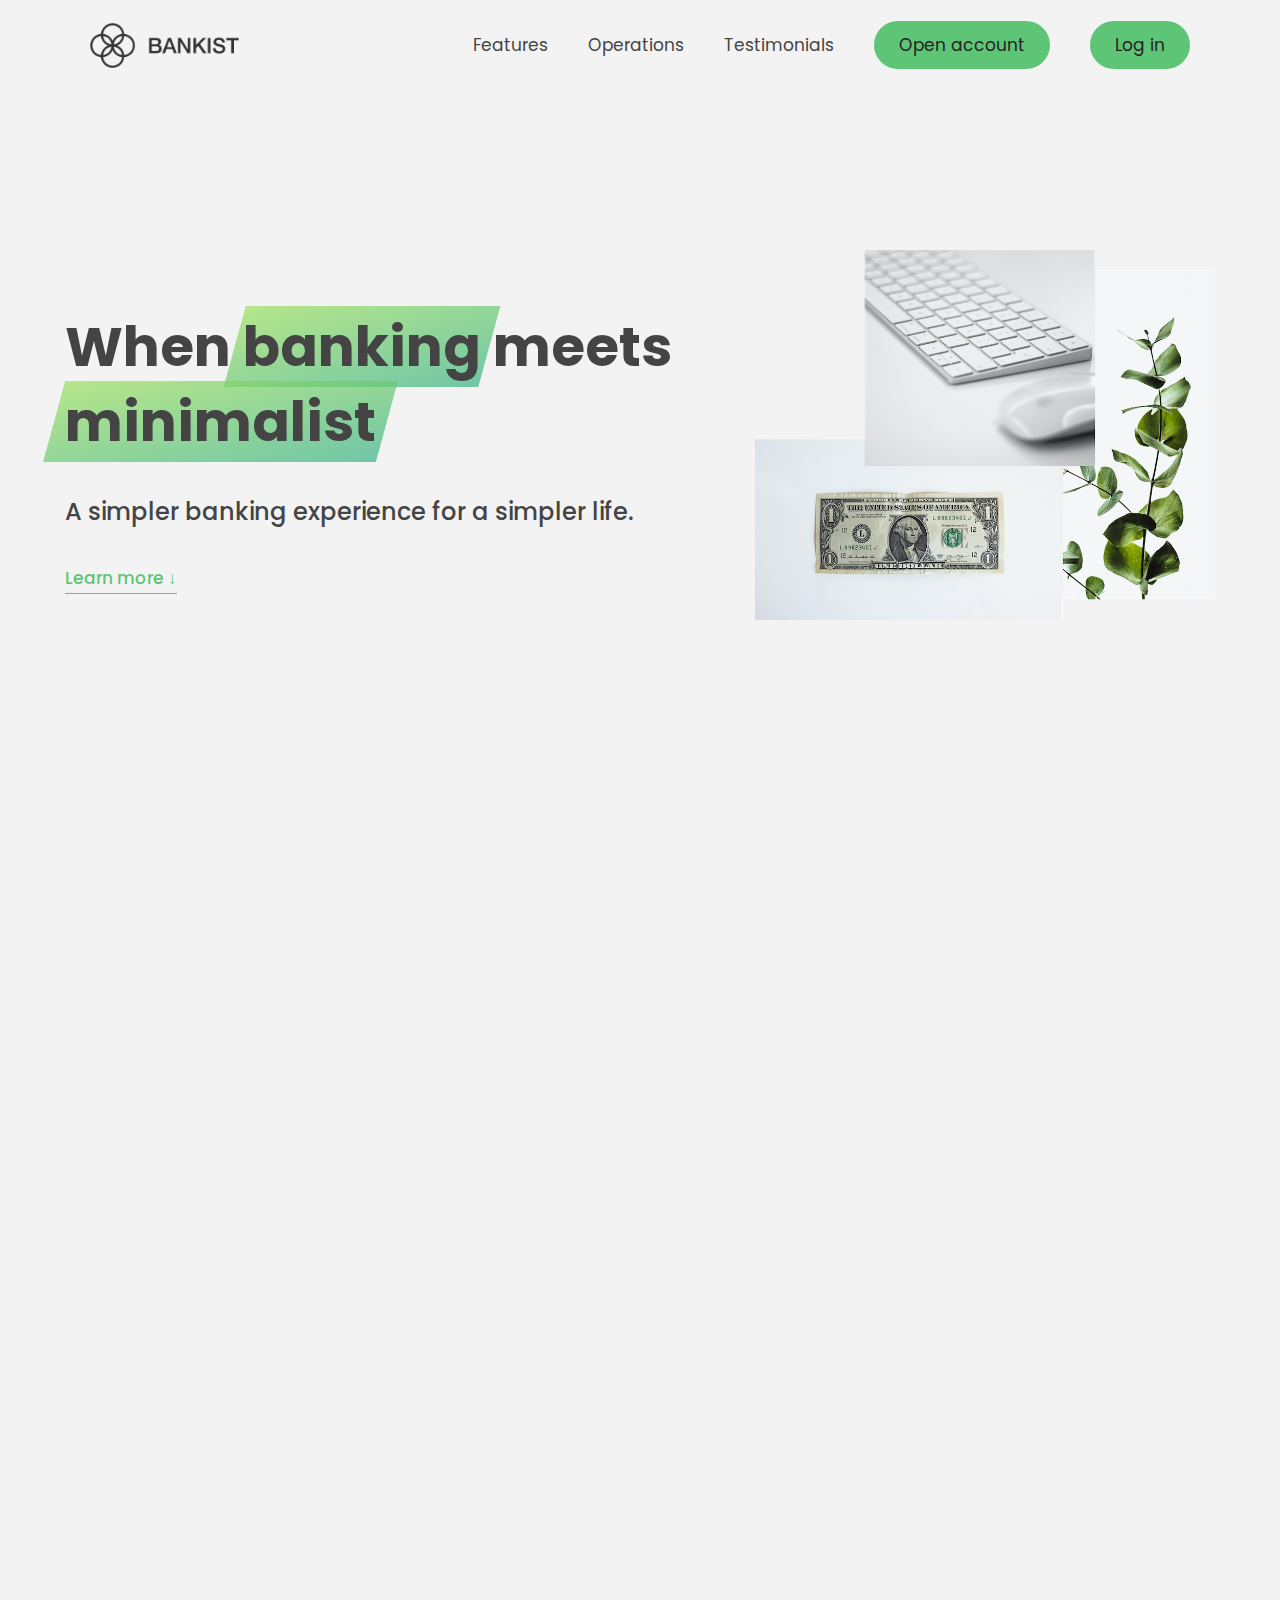
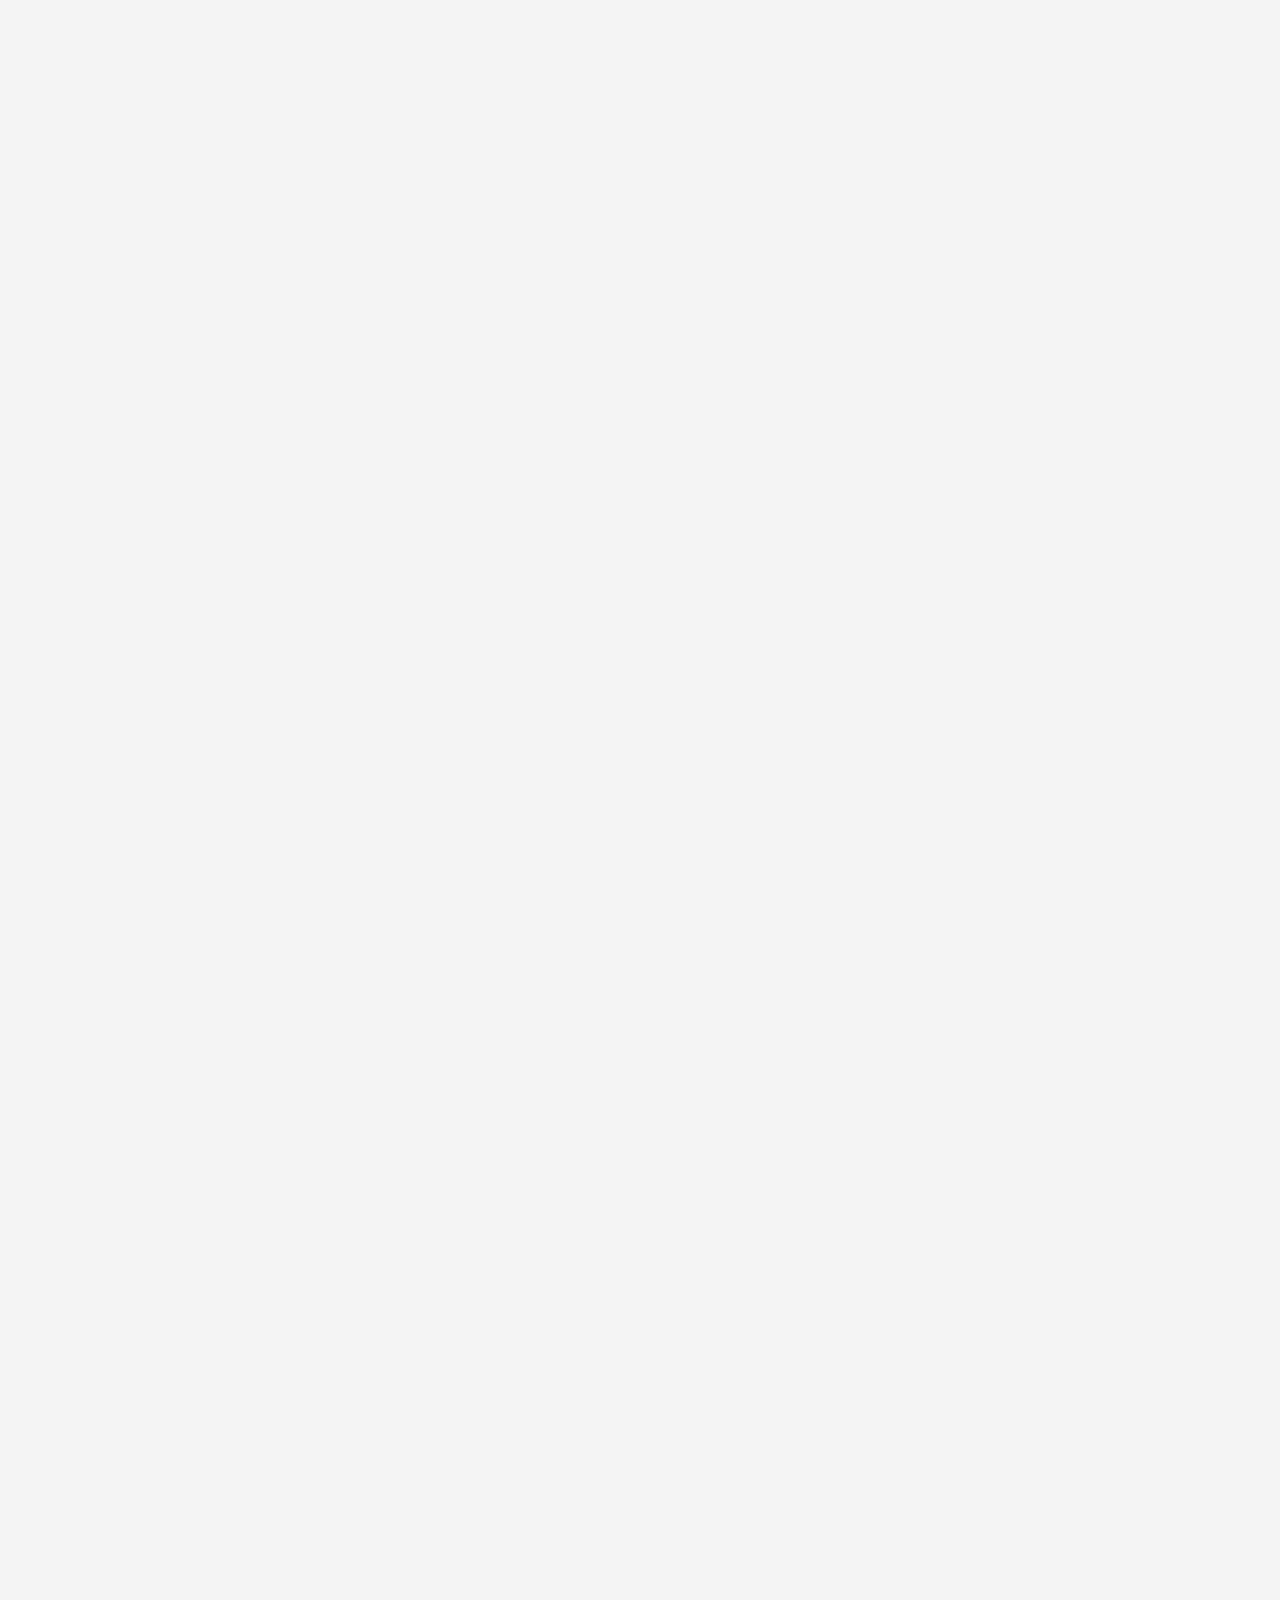
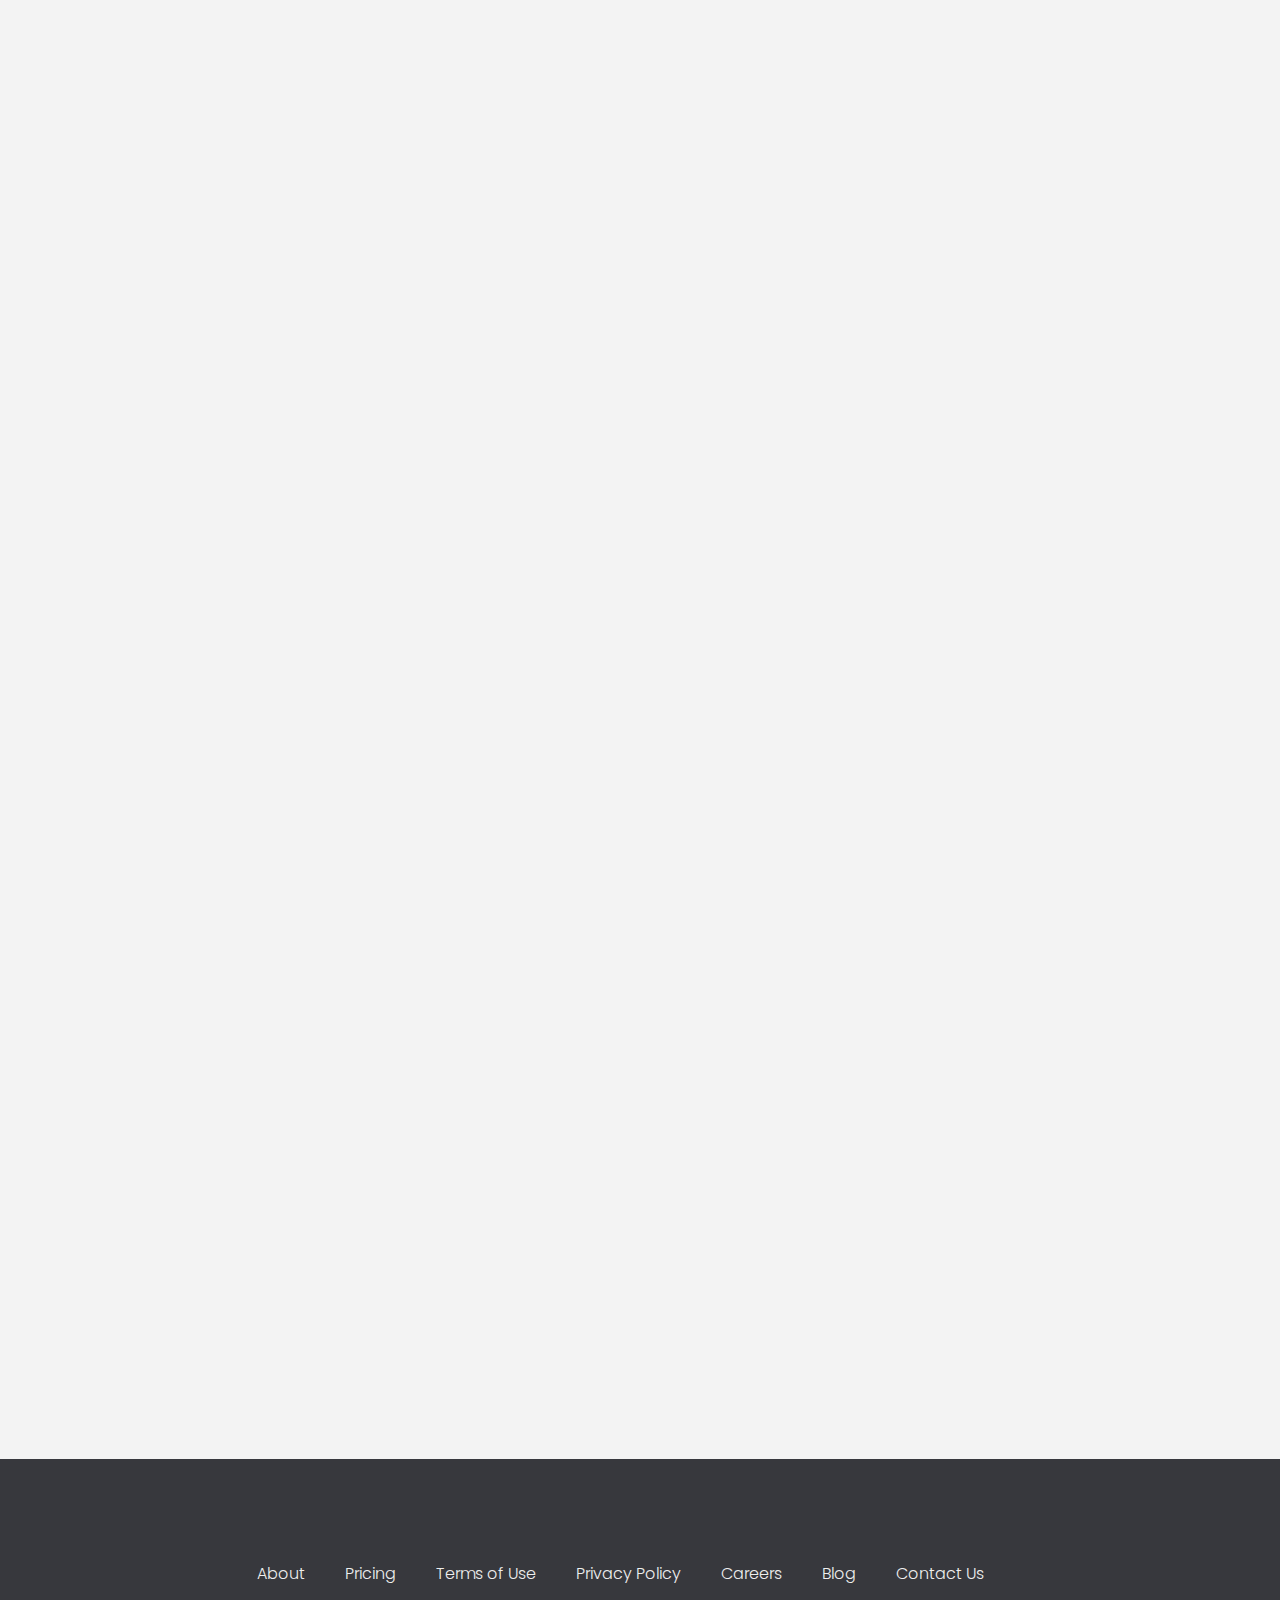
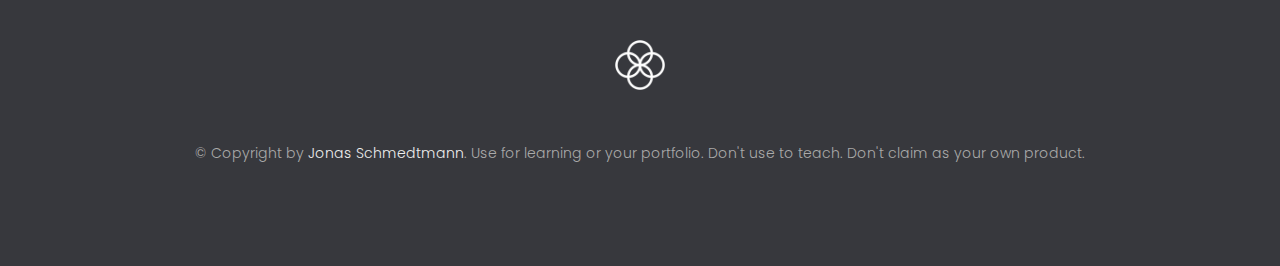
<file: index.html>
<!DOCTYPE html>
<html lang="en">
  <head>
    <meta charset="UTF-8" />
    <meta name="viewport" content="width=device-width, initial-scale=1.0" />
    <meta http-equiv="X-UA-Compatible" content="ie=edge" />
    <link rel="shortcut icon" type="image/png" href="img/icon.png" />

    <link
      href="https://fonts.googleapis.com/css?family=Poppins:300,400,500,600&display=swap"
      rel="stylesheet"
    />
    <link rel="stylesheet" href="style.css" />
    <title>Bankist | When Banking meets Minimalist</title>
    <script defer src="script.js"></script>
  </head>
  <body>
    <header class="header">
      <nav class="nav">
        <img
          src="img/logo.png"
          alt="Bankist logo"
          class="nav__logo"
          id="logo"
          data-version="3.0"
        />
        <ul class="nav__links">
          <li class="nav__item">
            <a class="nav__link nav__linked" href="#section--1">Features</a>
          </li>
          <li class="nav__item">
            <a class="nav__link nav__linked" href="#section--2">Operations</a>
          </li>
          <li class="nav__item">
            <a class="nav__link nav__linked" href="#section--3">Testimonials</a>
          </li>
          <li class="nav__item">
            <a class="nav__link nav__link--btn btn--show-modal" href="#"
              >Open account</a
            >
          </li>
          <li class="nav__item" href="/login.html">
            <a class="nav__link login nav__link--btn" href="./login.html"
              >Log in</a
            >
          </li>
        </ul>
      </nav>

      <div class="header__title">
        <h1>
          When
          <!-- Green highlight effect -->
          <span class="highlight">banking</span>
          meets<br />
          <span class="highlight">minimalist</span>
        </h1>
        <h4>A simpler banking experience for a simpler life.</h4>
        <button class="btn--text btn--scroll-to">Learn more &DownArrow;</button>
        <img
          src="img/hero.png"
          class="header__img"
          alt="Minimalist bank items"
        />
      </div>
    </header>

    <section class="section" id="section--1">
      <div class="section__title">
        <h2 class="section__description">Features</h2>
        <h3 class="section__header">
          Everything you need in a modern bank and more.
        </h3>
      </div>

      <div class="features">
        <img
          src="img/digital-lazy.jpg"
          data-src="img/digital.jpg"
          alt="Computer"
          class="features__img lazy-img"
        />
        <div class="features__feature">
          <div class="features__icon">
            <svg>
              <use xlink:href="img/icons.svg#icon-monitor"></use>
            </svg>
          </div>
          <h5 class="features__header">100% digital bank</h5>
          <p>
            Lorem ipsum dolor sit amet consectetur adipisicing elit. Unde alias
            sint quos? Accusantium a fugiat porro reiciendis saepe quibusdam
            debitis ducimus.
          </p>
        </div>

        <div class="features__feature">
          <div class="features__icon">
            <svg>
              <use xlink:href="img/icons.svg#icon-trending-up"></use>
            </svg>
          </div>
          <h5 class="features__header">Watch your money grow</h5>
          <p>
            Nesciunt quos autem dolorum voluptates cum dolores dicta fuga
            inventore ab? Nulla incidunt eius numquam sequi iste pariatur
            quibusdam!
          </p>
        </div>
        <img
          src="img/grow-lazy.jpg"
          data-src="img/grow.jpg"
          alt="Plant"
          class="features__img lazy-img"
        />

        <img
          src="img/card-lazy.jpg"
          data-src="img/card.jpg"
          alt="Credit card"
          class="features__img lazy-img"
        />
        <div class="features__feature">
          <div class="features__icon">
            <svg>
              <use xlink:href="img/icons.svg#icon-credit-card"></use>
            </svg>
          </div>
          <h5 class="features__header">Free debit card included</h5>
          <p>
            Quasi, fugit in cumque cupiditate reprehenderit debitis animi enim
            eveniet consequatur odit quam quos possimus assumenda dicta fuga
            inventore ab.
          </p>
        </div>
      </div>
    </section>

    <section class="section" id="section--2">
      <div class="section__title">
        <h2 class="section__description">Operations</h2>
        <h3 class="section__header">
          Everything as simple as possible, but no simpler.
        </h3>
      </div>

      <div class="operations">
        <div class="operations__tab-container">
          <button
            class="btn operations__tab operations__tab--1 operations__tab--active"
            data-tab="1"
          >
            <span>01</span>Instant Transfers
          </button>
          <button class="btn operations__tab operations__tab--2" data-tab="2">
            <span>02</span>Instant Loans
          </button>
          <button class="btn operations__tab operations__tab--3" data-tab="3">
            <span>03</span>Instant Closing
          </button>
        </div>
        <div
          class="operations__content operations__content--1 operations__content--active"
        >
          <div class="operations__icon operations__icon--1">
            <svg>
              <use xlink:href="img/icons.svg#icon-upload"></use>
            </svg>
          </div>
          <h5 class="operations__header">
            Tranfser money to anyone, instantly! No fees, no BS.
          </h5>
          <p>
            Lorem ipsum dolor sit amet, consectetur adipisicing elit, sed do
            eiusmod tempor incididunt ut labore et dolore magna aliqua. Ut enim
            ad minim veniam, quis nostrud exercitation ullamco laboris nisi ut
            aliquip ex ea commodo consequat.
          </p>
        </div>

        <div class="operations__content operations__content--2">
          <div class="operations__icon operations__icon--2">
            <svg>
              <use xlink:href="img/icons.svg#icon-home"></use>
            </svg>
          </div>
          <h5 class="operations__header">
            Buy a home or make your dreams come true, with instant loans.
          </h5>
          <p>
            Duis aute irure dolor in reprehenderit in voluptate velit esse
            cillum dolore eu fugiat nulla pariatur. Excepteur sint occaecat
            cupidatat non proident, sunt in culpa qui officia deserunt mollit
            anim id est laborum.
          </p>
        </div>
        <div class="operations__content operations__content--3">
          <div class="operations__icon operations__icon--3">
            <svg>
              <use xlink:href="img/icons.svg#icon-user-x"></use>
            </svg>
          </div>
          <h5 class="operations__header">
            No longer need your account? No problem! Close it instantly.
          </h5>
          <p>
            Excepteur sint occaecat cupidatat non proident, sunt in culpa qui
            officia deserunt mollit anim id est laborum. Ut enim ad minim
            veniam, quis nostrud exercitation ullamco laboris nisi ut aliquip ex
            ea commodo consequat.
          </p>
        </div>
      </div>
    </section>

    <section class="section" id="section--3">
      <div class="section__title section__title--testimonials">
        <h2 class="section__description">Not sure yet?</h2>
        <h3 class="section__header">
          Millions of Bankists are already making their lifes simpler.
        </h3>
      </div>

      <div class="slider">
        <div class="slide slide--1">
          <div class="testimonial">
            <h5 class="testimonial__header">Best financial decision ever!</h5>
            <blockquote class="testimonial__text">
              Lorem ipsum dolor sit, amet consectetur adipisicing elit.
              Accusantium quas quisquam non? Quas voluptate nulla minima
              deleniti optio ullam nesciunt, numquam corporis et asperiores
              laboriosam sunt, praesentium suscipit blanditiis. Necessitatibus
              id alias reiciendis, perferendis facere pariatur dolore veniam
              autem esse non voluptatem saepe provident nihil molestiae.
            </blockquote>
            <address class="testimonial__author">
              <img src="img/user-1.jpg" alt="" class="testimonial__photo" />
              <h6 class="testimonial__name">Aarav Lynn</h6>
              <p class="testimonial__location">San Francisco, USA</p>
            </address>
          </div>
        </div>

        <div class="slide slide--2">
          <div class="testimonial">
            <h5 class="testimonial__header">
              The last step to becoming a complete minimalist
            </h5>
            <blockquote class="testimonial__text">
              Quisquam itaque deserunt ullam, quia ea repellendus provident,
              ducimus neque ipsam modi voluptatibus doloremque, corrupti
              laborum. Incidunt numquam perferendis veritatis neque repellendus.
              Lorem, ipsum dolor sit amet consectetur adipisicing elit. Illo
              deserunt exercitationem deleniti.
            </blockquote>
            <address class="testimonial__author">
              <img src="img/user-2.jpg" alt="" class="testimonial__photo" />
              <h6 class="testimonial__name">Miyah Miles</h6>
              <p class="testimonial__location">London, UK</p>
            </address>
          </div>
        </div>

        <div class="slide slide--3">
          <div class="testimonial">
            <h5 class="testimonial__header">
              Finally free from old-school banks
            </h5>
            <blockquote class="testimonial__text">
              Debitis, nihil sit minus suscipit magni aperiam vel tenetur
              incidunt commodi architecto numquam omnis nulla autem,
              necessitatibus blanditiis modi similique quidem. Odio aliquam
              culpa dicta beatae quod maiores ipsa minus consequatur error sunt,
              deleniti saepe aliquid quos inventore sequi. Necessitatibus id
              alias reiciendis, perferendis facere.
            </blockquote>
            <address class="testimonial__author">
              <img src="img/user-3.jpg" alt="" class="testimonial__photo" />
              <h6 class="testimonial__name">Francisco Gomes</h6>
              <p class="testimonial__location">Lisbon, Portugal</p>
            </address>
          </div>
        </div>

        <!-- <div class="slide"><img src="img/img-1.jpg" alt="Photo 1" /></div>
        <div class="slide"><img src="img/img-2.jpg" alt="Photo 2" /></div>
        <div class="slide"><img src="img/img-3.jpg" alt="Photo 3" /></div>
        <div class="slide"><img src="img/img-4.jpg" alt="Photo 4" /></div> -->
        <button class="slider__btn slider__btn--left">&larr;</button>
        <button class="slider__btn slider__btn--right">&rarr;</button>
        <div class="dots"></div>
      </div>
    </section>

    <section class="section section--sign-up">
      <div class="section__title">
        <h3 class="section__header">
          The best day to join Bankist was one year ago. The second best is
          today!
        </h3>
      </div>
      <button class="btn btn--show-modal">Open your free account today!</button>
    </section>

    <footer class="footer">
      <ul class="footer__nav">
        <li class="footer__item">
          <a class="footer__link" href="#">About</a>
        </li>
        <li class="footer__item">
          <a class="footer__link" href="#">Pricing</a>
        </li>
        <li class="footer__item">
          <a class="footer__link" href="#">Terms of Use</a>
        </li>
        <li class="footer__item">
          <a class="footer__link" href="#">Privacy Policy</a>
        </li>
        <li class="footer__item">
          <a class="footer__link" href="#">Careers</a>
        </li>
        <li class="footer__item">
          <a class="footer__link" href="#">Blog</a>
        </li>
        <li class="footer__item">
          <a class="footer__link" href="#">Contact Us</a>
        </li>
      </ul>
      <img src="img/icon.png" alt="Logo" class="footer__logo" />
      <p class="footer__copyright">
        &copy; Copyright by
        <a
          class="footer__link twitter-link"
          target="_blank"
          href="https://twitter.com/jonasschmedtman"
          >Jonas Schmedtmann</a
        >. Use for learning or your portfolio. Don't use to teach. Don't claim
        as your own product.
      </p>
    </footer>

    <div class="modal hidden">
      <button class="btn--close-modal">&times;</button>
      <h2 class="modal__header">
        Open your bank account <br />
        in just <span class="highlight">5 minutes</span>
      </h2>
      <form class="modal__form">
        <label>First Name</label>
        <input type="text" />
        <label>Last Name</label>
        <input type="text" />
        <label>Email Address</label>
        <input type="email" />
        <button class="btn">Next step &rarr;</button>
      </form>
    </div>
    <div class="overlay hidden"></div>

    <!-- <script src="script.js"></script> -->
  </body>
</html>
</file>
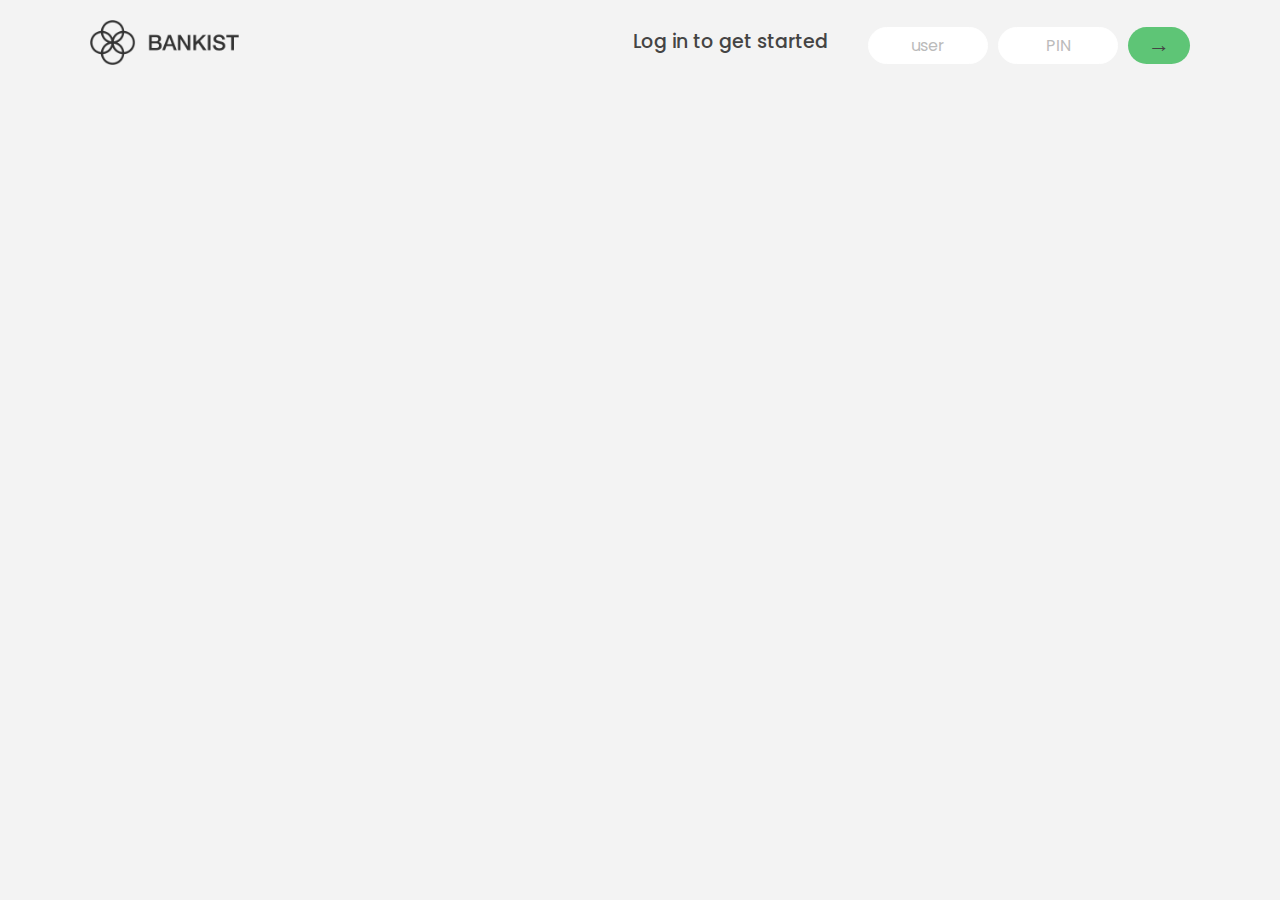
<file: login.html>
<!DOCTYPE html>
<html lang="en">
  <head>
    <meta charset="UTF-8" />
    <meta name="viewport" content="width=device-width, initial-scale=1.0" />
    <meta http-equiv="X-UA-Compatible" content="ie=edge" />
    <link rel="shortcut icon" type="image/png" href="/icon.png" />

    <link
      href="https://fonts.googleapis.com/css?family=Poppins:400,500,600&display=swap"
      rel="stylesheet"
    />

    <link rel="stylesheet" href="/stylelogin.css" />
    <title>Bankist</title>
  </head>
  <body>
    <!-- TOP NAVIGATION -->
    <nav>
      <a href="index.html"
        ><img src="/img/logo.png" alt="Logo" class="logo"
      /></a>
      <div class="nav-text">
        <p class="welcome">Log in to get started</p>
        <form class="login">
          <input
            type="text"
            placeholder="user"
            class="login__input login__input--user"
          />
          <!-- In practice, use type="password" -->
          <input
            type="text"
            placeholder="PIN"
            maxlength="4"
            class="login__input login__input--pin"
          />
          <button class="login__btn">&rarr;</button>
        </form>
      </div>
    </nav>

    <main class="app">
      <!-- BALANCE -->
      <div class="balance">
        <div>
          <p class="balance__label">Current balance</p>
          <p class="balance__date">
            As of <span class="date">05/03/2037</span>
          </p>
        </div>
        <p class="balance__value">0000€</p>
      </div>

      <!-- MOVEMENTS -->
      <div class="movements">
        <div class="movements__row">
          <div class="movements__type movements__type--deposit">2 deposit</div>
          <div class="movements__date">3 days ago</div>
          <div class="movements__value">4 000€</div>
        </div>
        <div class="movements__row">
          <div class="movements__type movements__type--withdrawal">
            1 withdrawal
          </div>
          <div class="movements__date">24/01/2037</div>
          <div class="movements__value">-378€</div>
        </div>
      </div>

      <!-- SUMMARY -->
      <div class="summary">
        <p class="summary__label">In</p>
        <p class="summary__value summary__value--in">0000€</p>
        <p class="summary__label">Out</p>
        <p class="summary__value summary__value--out">0000€</p>
        <p class="summary__label">Interest</p>
        <p class="summary__value summary__value--interest">0000€</p>
        <button class="btn--sort">&downarrow; SORT</button>
      </div>

      <!-- OPERATION: TRANSFERS -->
      <div class="operation operation--transfer">
        <h2>Transfer money</h2>
        <form class="form form--transfer">
          <input type="text" class="form__input form__input--to" />
          <input type="number" class="form__input form__input--amount" />
          <button class="form__btn form__btn--transfer">&rarr;</button>
          <label class="form__label">Transfer to</label>
          <label class="form__label">Amount</label>
        </form>
      </div>

      <!-- OPERATION: LOAN -->
      <div class="operation operation--loan">
        <h2>Request loan</h2>
        <form class="form form--loan">
          <input type="number" class="form__input form__input--loan-amount" />
          <button class="form__btn form__btn--loan">&rarr;</button>
          <label class="form__label form__label--loan">Amount</label>
        </form>
      </div>

      <!-- OPERATION: CLOSE -->
      <div class="operation operation--close">
        <h2>Close account</h2>
        <form class="form form--close">
          <input type="text" class="form__input form__input--user" />
          <input
            type="password"
            maxlength="6"
            class="form__input form__input--pin"
          />
          <button class="form__btn form__btn--close">&rarr;</button>
          <label class="form__label">Confirm user</label>
          <label class="form__label">Confirm PIN</label>
        </form>
      </div>

      <!-- LOGOUT TIMER -->
      <p class="logout-timer">
        You will be logged out in <span class="timer">05:00</span>
      </p>
    </main>

    <!-- <footer>
      &copy; by Jonas Schmedtmann. Don't claim as your own :)
    </footer> -->

    <script src="/scriptlogin.js"></script>
  </body>
</html>
</file>
<file: style.css>
/* The page is NOT responsive. You can implement responsiveness yourself if you wanna have some fun 😃 */

:root {
  --color-primary: #5ec576;
  --color-secondary: #ffcb03;
  --color-tertiary: #ff585f;
  --color-primary-darker: #4bbb7d;
  --color-secondary-darker: #ffbb00;
  --color-tertiary-darker: #fd424b;
  --color-primary-opacity: #5ec5763a;
  --color-secondary-opacity: #ffcd0331;
  --color-tertiary-opacity: #ff58602d;
  --gradient-primary: linear-gradient(to top left, #39b385, #9be15d);
  --gradient-secondary: linear-gradient(to top left, #ffb003, #ffcb03);
}

* {
  margin: 0;
  padding: 0;
  box-sizing: inherit;
}

html {
  font-size: 62.5%;
  box-sizing: border-box;
}

body {
  font-family: 'Poppins', sans-serif;
  font-weight: 300;
  color: #444;
  line-height: 1.9;
  background-color: #f3f3f3;
}

/* GENERAL ELEMENTS */
.section {
  padding: 15rem 3rem;
  border-top: 1px solid #ddd;

  transition: transform 1s, opacity 1s;
}

.section--hidden {
  opacity: 0;
  transform: translateY(8rem);
}

.section__title {
  max-width: 80rem;
  margin: 0 auto 8rem auto;
}

.section__description {
  font-size: 1.8rem;
  font-weight: 600;
  text-transform: uppercase;
  color: var(--color-primary);
  margin-bottom: 1rem;
}

.section__header {
  font-size: 4rem;
  line-height: 1.3;
  font-weight: 500;
}

.btn {
  display: inline-block;
  background-color: var(--color-primary);
  font-size: 1.6rem;
  font-family: inherit;
  font-weight: 500;
  border: none;
  padding: 1.25rem 4.5rem;
  border-radius: 10rem;
  cursor: pointer;
  transition: all 0.3s;
}

.btn:hover {
  background-color: var(--color-primary-darker);
}

.btn--text {
  display: inline-block;
  background: none;
  font-size: 1.7rem;
  font-family: inherit;
  font-weight: 500;
  color: var(--color-primary);
  border: none;
  border-bottom: 1px solid currentColor;
  padding-bottom: 2px;
  cursor: pointer;
  transition: all 0.3s;
}

p {
  color: #666;
}

/* This is BAD for accessibility! Don't do in the real world! */
button:focus {
  outline: none;
}

img {
  transition: filter 0.5s;
}

.lazy-img {
  filter: blur(20px);
}

/* NAVIGATION */
.nav {
  display: flex;
  justify-content: space-between;
  align-items: center;
  height: 9rem;
  width: 100%;
  padding: 0 6rem;
  z-index: 100;
}

/* nav and stickly class at the same time */
.nav.sticky {
  position: fixed;
  background-color: rgba(255, 255, 255, 0.95);
}

.nav__logo {
  height: 4.5rem;
  transition: all 0.3s;
}

.nav__links {
  display: flex;
  align-items: center;
  list-style: none;
}

.nav__item {
  margin-left: 4rem;
}

.nav__link:link,
.nav__link:visited {
  font-size: 1.7rem;
  font-weight: 400;
  color: inherit;
  text-decoration: none;
  display: block;
  transition: all 0.3s;
}

.nav__link--btn:link,
.nav__link--btn:visited {
  padding: 0.8rem 2.5rem;
  border-radius: 3rem;
  background-color: var(--color-primary);
  color: #222;
}

.nav__link--btn:hover,
.nav__link--btn:active {
  color: inherit;
  background-color: var(--color-primary-darker);
  color: #333;
}

/* HEADER */
.header {
  padding: 0 3rem;
  height: 100vh;
  display: flex;
  flex-direction: column;
  align-items: center;
}

.header__title {
  flex: 1;

  max-width: 115rem;
  display: grid;
  grid-template-columns: 3fr 2fr;
  row-gap: 3rem;
  align-content: center;
  justify-content: center;

  align-items: start;
  justify-items: start;
}

h1 {
  font-size: 5.5rem;
  line-height: 1.35;
}

h4 {
  font-size: 2.4rem;
  font-weight: 500;
}

.header__img {
  width: 100%;
  grid-column: 2 / 3;
  grid-row: 1 / span 4;
  transform: translateY(-6rem);
}

.highlight {
  position: relative;
}

.highlight::after {
  display: block;
  content: '';
  position: absolute;
  bottom: 0;
  left: 0;
  height: 100%;
  width: 100%;
  z-index: -1;
  opacity: 0.7;
  transform: scale(1.07, 1.05) skewX(-15deg);
  background-image: var(--gradient-primary);
}

/* FEATURES */
.features {
  display: grid;
  grid-template-columns: 1fr 1fr;
  gap: 4rem;
  margin: 0 12rem;
}

.features__img {
  width: 100%;
}

.features__feature {
  align-self: center;
  justify-self: center;
  width: 70%;
  font-size: 1.5rem;
}

.features__icon {
  display: flex;
  align-items: center;
  justify-content: center;
  background-color: var(--color-primary-opacity);
  height: 5.5rem;
  width: 5.5rem;
  border-radius: 50%;
  margin-bottom: 2rem;
}

.features__icon svg {
  height: 2.5rem;
  width: 2.5rem;
  fill: var(--color-primary);
}

.features__header {
  font-size: 2rem;
  margin-bottom: 1rem;
}

/* OPERATIONS */
.operations {
  max-width: 100rem;
  margin: 12rem auto 0 auto;

  background-color: #fff;
}

.operations__tab-container {
  display: flex;
  justify-content: center;
}

.operations__tab {
  margin-right: 2.5rem;
  transform: translateY(-50%);
}

.operations__tab span {
  margin-right: 1rem;
  font-weight: 600;
  display: inline-block;
}

.operations__tab--1 {
  background-color: var(--color-secondary);
}

.operations__tab--1:hover {
  background-color: var(--color-secondary-darker);
}

.operations__tab--3 {
  background-color: var(--color-tertiary);
  margin: 0;
}

.operations__tab--3:hover {
  background-color: var(--color-tertiary-darker);
}

.operations__tab--active {
  transform: translateY(-66%);
}

.operations__content {
  display: none;

  /* JUST PRESENTATIONAL */
  font-size: 1.7rem;
  padding: 2.5rem 7rem 6.5rem 7rem;
}

.operations__content--active {
  display: grid;
  grid-template-columns: 7rem 1fr;
  column-gap: 3rem;
  row-gap: 0.5rem;
}

.operations__header {
  font-size: 2.25rem;
  font-weight: 500;
  align-self: center;
}

.operations__icon {
  display: flex;
  align-items: center;
  justify-content: center;
  height: 7rem;
  width: 7rem;
  border-radius: 50%;
}

.operations__icon svg {
  height: 2.75rem;
  width: 2.75rem;
}

.operations__content p {
  grid-column: 2;
}

.operations__icon--1 {
  background-color: var(--color-secondary-opacity);
}
.operations__icon--2 {
  background-color: var(--color-primary-opacity);
}
.operations__icon--3 {
  background-color: var(--color-tertiary-opacity);
}
.operations__icon--1 svg {
  fill: var(--color-secondary-darker);
}
.operations__icon--2 svg {
  fill: var(--color-primary);
}
.operations__icon--3 svg {
  fill: var(--color-tertiary);
}

/* SLIDER */
.slider {
  max-width: 100rem;
  height: 50rem;
  margin: 0 auto;
  position: relative;

  /* IN THE END */
  overflow: hidden;
}

.slide {
  position: absolute;
  top: 0;
  width: 100%;
  height: 50rem;

  display: flex;
  align-items: center;
  justify-content: center;

  /* THIS creates the animation! */
  transition: transform 1s;
}

.slide > img {
  /* Only for images that have different size than slide */
  width: 100%;
  height: 100%;
  object-fit: cover;
}

.slider__btn {
  position: absolute;
  top: 50%;
  z-index: 10;

  border: none;
  background: rgba(255, 255, 255, 0.7);
  font-family: inherit;
  color: #333;
  border-radius: 50%;
  height: 5.5rem;
  width: 5.5rem;
  font-size: 3.25rem;
  cursor: pointer;
}

.slider__btn--left {
  left: 6%;
  transform: translate(-50%, -50%);
}

.slider__btn--right {
  right: 6%;
  transform: translate(50%, -50%);
}

.dots {
  position: absolute;
  bottom: 5%;
  left: 50%;
  transform: translateX(-50%);
  display: flex;
}

.dots__dot {
  border: none;
  background-color: #b9b9b9;
  opacity: 0.7;
  height: 1rem;
  width: 1rem;
  border-radius: 50%;
  margin-right: 1.75rem;
  cursor: pointer;
  transition: all 0.5s;

  /* Only necessary when overlying images */
  /* box-shadow: 0 0.6rem 1.5rem rgba(0, 0, 0, 0.7); */
}

.dots__dot:last-child {
  margin: 0;
}

.dots__dot--active {
  /* background-color: #fff; */
  background-color: #888;
  opacity: 1;
}

/* TESTIMONIALS */
.testimonial {
  width: 65%;
  position: relative;
}

.testimonial::before {
  content: '\201C';
  position: absolute;
  top: -5.7rem;
  left: -6.8rem;
  line-height: 1;
  font-size: 20rem;
  font-family: inherit;
  color: var(--color-primary);
  z-index: -1;
}

.testimonial__header {
  font-size: 2.25rem;
  font-weight: 500;
  margin-bottom: 1.5rem;
}

.testimonial__text {
  font-size: 1.7rem;
  margin-bottom: 3.5rem;
  color: #666;
}

.testimonial__author {
  margin-left: 3rem;
  font-style: normal;

  display: grid;
  grid-template-columns: 6.5rem 1fr;
  column-gap: 2rem;
}

.testimonial__photo {
  grid-row: 1 / span 2;
  width: 6.5rem;
  border-radius: 50%;
}

.testimonial__name {
  font-size: 1.7rem;
  font-weight: 500;
  align-self: end;
  margin: 0;
}

.testimonial__location {
  font-size: 1.5rem;
}

.section__title--testimonials {
  margin-bottom: 4rem;
}

/* SIGNUP */
.section--sign-up {
  background-color: #37383d;
  border-top: none;
  border-bottom: 1px solid #444;
  text-align: center;
  padding: 10rem 3rem;
}

.section--sign-up .section__header {
  color: #fff;
  text-align: center;
}

.section--sign-up .section__title {
  margin-bottom: 6rem;
}

.section--sign-up .btn {
  font-size: 1.9rem;
  padding: 2rem 5rem;
}

/* FOOTER */
.footer {
  padding: 10rem 3rem;
  background-color: #37383d;
}

.footer__nav {
  list-style: none;
  display: flex;
  justify-content: center;
  margin-bottom: 5rem;
}

.footer__item {
  margin-right: 4rem;
}

.footer__link {
  font-size: 1.6rem;
  color: #eee;
  text-decoration: none;
}

.footer__logo {
  height: 5rem;
  display: block;
  margin: 0 auto;
  margin-bottom: 5rem;
}

.footer__copyright {
  font-size: 1.4rem;
  color: #aaa;
  text-align: center;
}

.footer__copyright .footer__link {
  font-size: 1.4rem;
}

/* MODAL WINDOW */
.modal {
  position: fixed;
  top: 50%;
  left: 50%;
  transform: translate(-50%, -50%);
  max-width: 60rem;
  background-color: #f3f3f3;
  padding: 5rem 6rem;
  box-shadow: 0 4rem 6rem rgba(0, 0, 0, 0.3);
  z-index: 1000;
  transition: all 0.5s;
}

.overlay {
  position: fixed;
  top: 0;
  left: 0;
  width: 100%;
  height: 100%;
  background-color: rgba(0, 0, 0, 0.5);
  backdrop-filter: blur(4px);
  z-index: 100;
  transition: all 0.5s;
}

.modal__header {
  font-size: 3.25rem;
  margin-bottom: 4.5rem;
  line-height: 1.5;
}

.modal__form {
  margin: 0 3rem;
  display: grid;
  grid-template-columns: 1fr 2fr;
  align-items: center;
  gap: 2.5rem;
}

.modal__form label {
  font-size: 1.7rem;
  font-weight: 500;
}

.modal__form input {
  font-size: 1.7rem;
  padding: 1rem 1.5rem;
  border: 1px solid #ddd;
  border-radius: 0.5rem;
}

.modal__form button {
  grid-column: 1 / span 2;
  justify-self: center;
  margin-top: 1rem;
}

.btn--close-modal {
  font-family: inherit;
  color: inherit;
  position: absolute;
  top: 0.5rem;
  right: 2rem;
  font-size: 4rem;
  cursor: pointer;
  border: none;
  background: none;
}

.hidden {
  visibility: hidden;
  opacity: 0;
}

/* COOKIE MESSAGE */
.cookie-message {
  display: flex;
  align-items: center;
  justify-content: space-evenly;
  width: 100%;
  background-color: white;
  color: #bbb;
  font-size: 1.5rem;
  font-weight: 400;
}
</file>
<file: stylelogin.css>
/*
 * Use this CSS to learn some intersting techniques,
 * in case you're wondering how I built the UI.
 * Have fun! 😁
 */

:root {
  --color-primary: #5ec576;
}

* {
  margin: 0;
  padding: 0;
  box-sizing: inherit;
}

html {
  font-size: 62.5%;
  box-sizing: border-box;
}

body {
  font-family: 'Poppins', sans-serif;
  color: #444;
  background-color: #f3f3f3;
  height: 100vh;
  padding: 0 3rem;
}

nav {
  display: flex;
  justify-content: space-between;
  align-items: center;
  padding: 0 6rem;
  height: 9rem;
  width: 100%;
  z-index: 100;
}

.nav-text {
  display: flex;
  gap: 4rem;
}

.welcome {
  font-size: 1.9rem;
  font-weight: 500;
}

.logo {
  height: 4.5rem;
}

.login {
  display: flex;
}

.login__input {
  border: none;
  padding: 0.5rem 2rem;
  font-size: 1.6rem;
  font-family: inherit;
  text-align: center;
  width: 12rem;
  border-radius: 10rem;
  margin-right: 1rem;
  color: inherit;
  border: 1px solid #fff;
  transition: all 0.3s;
}

.login__input:focus {
  outline: none;
  border: 1px solid #ccc;
}

.login__input::placeholder {
  color: #bbb;
}

.login__btn {
  border: none;
  background-color: var(--color-primary);
  padding: 0.3rem 2rem;
  border-radius: 10rem;
  font-size: 2.2rem;
  color: inherit;
  cursor: pointer;
  transition: all 0.3s;
}

.login__btn:hover,
.login__btn:focus,
.btn--sort:hover,
.btn--sort:focus {
  outline: none;
  color: #777;
}

/* MAIN */
.app {
  position: relative;
  max-width: 100rem;
  margin: 4rem auto;
  display: grid;
  grid-template-columns: 4fr 3fr;
  grid-template-rows: auto repeat(3, 15rem) auto;
  gap: 2rem;

  /* NOTE This creates the fade in/out anumation */
  opacity: 0;
  transition: all 1s;
}

.balance {
  grid-column: 1 / span 2;
  display: flex;
  align-items: flex-end;
  justify-content: space-between;
  margin-bottom: 2rem;
}

.balance__label {
  font-size: 2.2rem;
  font-weight: 500;
  margin-bottom: -0.2rem;
}

.balance__date {
  font-size: 1.4rem;
  color: #888;
}

.balance__value {
  font-size: 4.5rem;
  font-weight: 400;
}

/* MOVEMENTS */
.movements {
  grid-row: 2 / span 3;
  background-color: #fff;
  border-radius: 1rem;
  overflow: scroll;
}

.movements__row {
  padding: 2.25rem 4rem;
  display: flex;
  align-items: center;
  border-bottom: 1px solid #eee;
}

.movements__type {
  font-size: 1.1rem;
  text-transform: uppercase;
  font-weight: 500;
  color: #fff;
  padding: 0.1rem 1rem;
  border-radius: 10rem;
  margin-right: 2rem;
}

.movements__date {
  font-size: 1.1rem;
  text-transform: uppercase;
  font-weight: 500;
  color: #666;
}

.movements__type--deposit {
  background-image: linear-gradient(to top left, #39b385, #9be15d);
}

.movements__type--withdrawal {
  background-image: linear-gradient(to top left, #e52a5a, #ff585f);
}

.movements__value {
  font-size: 1.7rem;
  margin-left: auto;
}

/* SUMMARY */
.summary {
  grid-row: 5 / 6;
  display: flex;
  align-items: baseline;
  padding: 0 0.3rem;
  margin-top: 1rem;
}

.summary__label {
  font-size: 1.2rem;
  font-weight: 500;
  text-transform: uppercase;
  margin-right: 0.8rem;
}

.summary__value {
  font-size: 2.2rem;
  margin-right: 2.5rem;
}

.summary__value--in,
.summary__value--interest {
  color: #66c873;
}

.summary__value--out {
  color: #f5465d;
}

.btn--sort {
  margin-left: auto;
  border: none;
  background: none;
  font-size: 1.3rem;
  font-weight: 500;
  cursor: pointer;
}

/* OPERATIONS */
.operation {
  border-radius: 1rem;
  padding: 3rem 4rem;
  color: #333;
}

.operation--transfer {
  background-image: linear-gradient(to top left, #cd8f0b, #f7ff03);
}

.operation--loan {
  background-image: linear-gradient(to top left, #3b9d8e, #96f046);
}

.operation--close {
  background-image: linear-gradient(to top left, #bb294e, #ff585f);
}

h2 {
  margin-bottom: 1.5rem;
  font-size: 1.7rem;
  font-weight: 600;
  color: #333;
}

.form {
  display: grid;
  grid-template-columns: 2.5fr 2.5fr 1fr;
  grid-template-rows: auto auto;
  gap: 0.4rem 1rem;
}

/* Exceptions for interst */
.form.form--loan {
  grid-template-columns: 2.5fr 1fr 2.5fr;
}
.form__label--loan {
  grid-row: 2;
}
/* End exceptions */

.form__input {
  width: 100%;
  border: none;
  background-color: rgba(255, 255, 255, 0.4);
  font-family: inherit;
  font-size: 1.5rem;
  text-align: center;
  color: #333;
  padding: 0.3rem 1rem;
  border-radius: 0.7rem;
  transition: all 0.3s;
}

.form__input:focus {
  outline: none;
  background-color: rgba(255, 255, 255, 0.6);
}

.form__label {
  font-size: 1.3rem;
  text-align: center;
}

.form__btn {
  border: none;
  border-radius: 0.7rem;
  font-size: 1.8rem;
  background-color: #fff;
  cursor: pointer;
  transition: all 0.3s;
}

.form__btn:focus {
  outline: none;
  background-color: rgba(255, 255, 255, 0.8);
}

.logout-timer {
  padding: 0 0.3rem;
  margin-top: 1.9rem;
  text-align: right;
  font-size: 1.25rem;
}

.timer {
  font-weight: 600;
}
</file>
